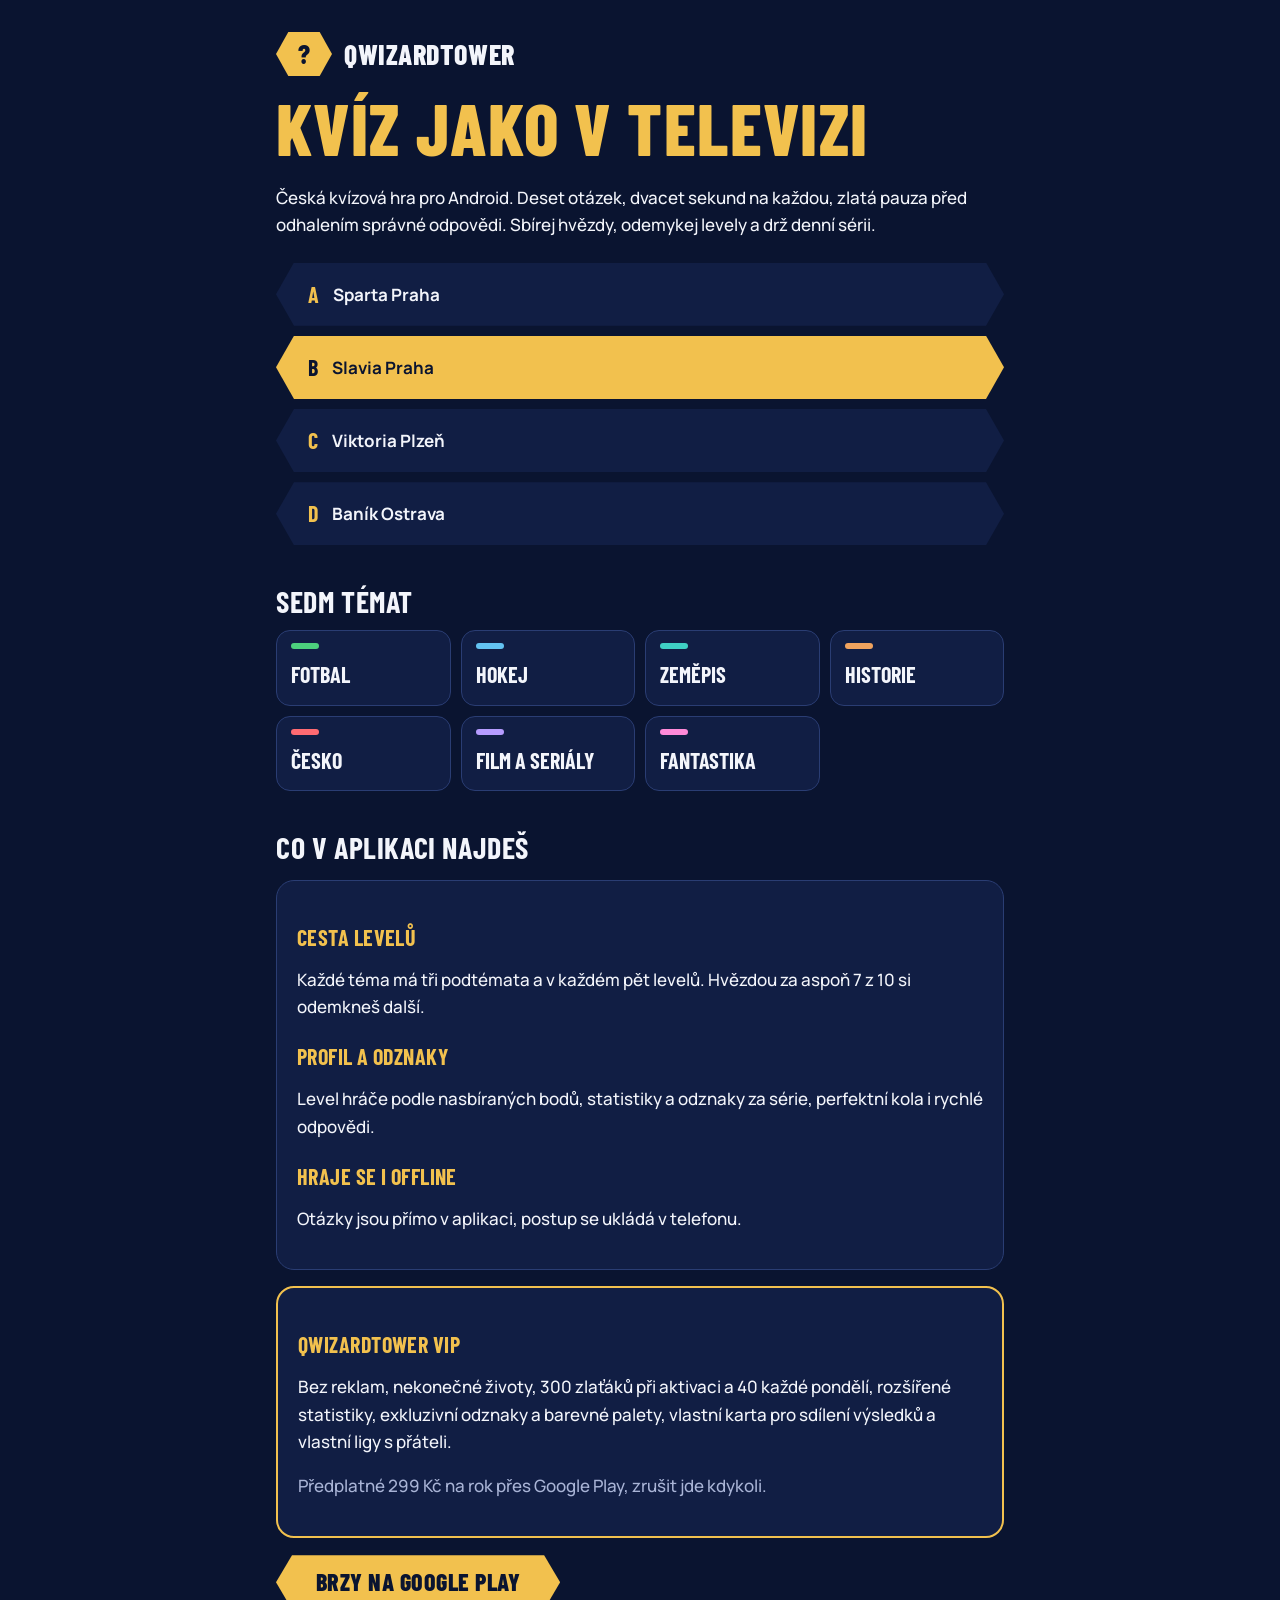
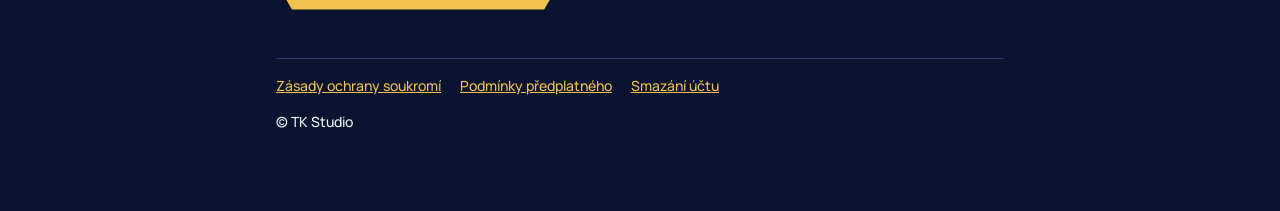
<file: index.html>
<!doctype html>
<html lang="cs">
<head>
  <meta charset="utf-8">
  <meta name="viewport" content="width=device-width, initial-scale=1">
  <title>QwizardTower</title>
  <meta name="description" content="Česká kvízová hra pro Android: fotbal, hokej, zeměpis, historie, Česko, film a fantastika. Krátká kola po deseti otázkách.">
  <link rel="preconnect" href="https://fonts.googleapis.com">
  <link rel="preconnect" href="https://fonts.gstatic.com" crossorigin>
  <link href="https://fonts.googleapis.com/css2?family=Barlow+Condensed:wght@600;700;800&family=Manrope:wght@500;600;700&display=swap" rel="stylesheet">
  <link rel="stylesheet" href="style.css">
</head>
<body>
  <div class="wrap">
    <header class="top">
      <span class="hex logo">?</span>
      <a class="brand" href="index.html">QwizardTower</a>
    </header>

    <h1>Kvíz jako v televizi</h1>
    <p>Česká kvízová hra pro Android. Deset otázek, dvacet sekund na každou, zlatá pauza před odhalením správné odpovědi. Sbírej hvězdy, odemykej levely a drž denní sérii.</p>

    <div class="answers" aria-hidden="true">
      <div class="answer"><b>A</b> Sparta Praha</div>
      <div class="answer correct"><b>B</b> Slavia Praha</div>
      <div class="answer"><b>C</b> Viktoria Plzeň</div>
      <div class="answer"><b>D</b> Baník Ostrava</div>
    </div>

    <h2>Sedm témat</h2>
    <div class="topics">
      <div class="topic"><i style="background:var(--fotbal)"></i>Fotbal</div>
      <div class="topic"><i style="background:var(--hokej)"></i>Hokej</div>
      <div class="topic"><i style="background:var(--zemepis)"></i>Zeměpis</div>
      <div class="topic"><i style="background:var(--historie)"></i>Historie</div>
      <div class="topic"><i style="background:var(--cesko)"></i>Česko</div>
      <div class="topic"><i style="background:var(--film)"></i>Film a seriály</div>
      <div class="topic"><i style="background:var(--fantastika)"></i>Fantastika</div>
    </div>

    <h2>Co v aplikaci najdeš</h2>
    <div class="card">
      <h3>Cesta levelů</h3>
      <p>Každé téma má tři podtémata a v každém pět levelů. Hvězdou za aspoň 7 z 10 si odemkneš další.</p>
      <h3>Profil a odznaky</h3>
      <p>Level hráče podle nasbíraných bodů, statistiky a odznaky za série, perfektní kola i rychlé odpovědi.</p>
      <h3>Hraje se i offline</h3>
      <p>Otázky jsou přímo v aplikaci, postup se ukládá v telefonu.</p>
    </div>

    <div class="card gold">
      <h3>QwizardTower VIP</h3>
      <p>Bez reklam, nekonečné životy, 300 zlaťáků při aktivaci a 40 každé pondělí, rozšířené statistiky, exkluzivní odznaky a barevné palety, vlastní karta pro sdílení výsledků a vlastní ligy s přáteli.</p>
      <p class="muted">Předplatné 299 Kč na rok přes Google Play, zrušit jde kdykoli.</p>
    </div>

    <p><a class="btn" href="#">Brzy na Google Play</a></p>

    <footer>
      <a href="soukromi.html">Zásady ochrany soukromí</a>
      <a href="podminky.html">Podmínky předplatného</a>
      <a href="smazani-uctu.html">Smazání účtu</a>
      <p>© TK Studio</p>
    </footer>
  </div>
</body>
</html>
</file>
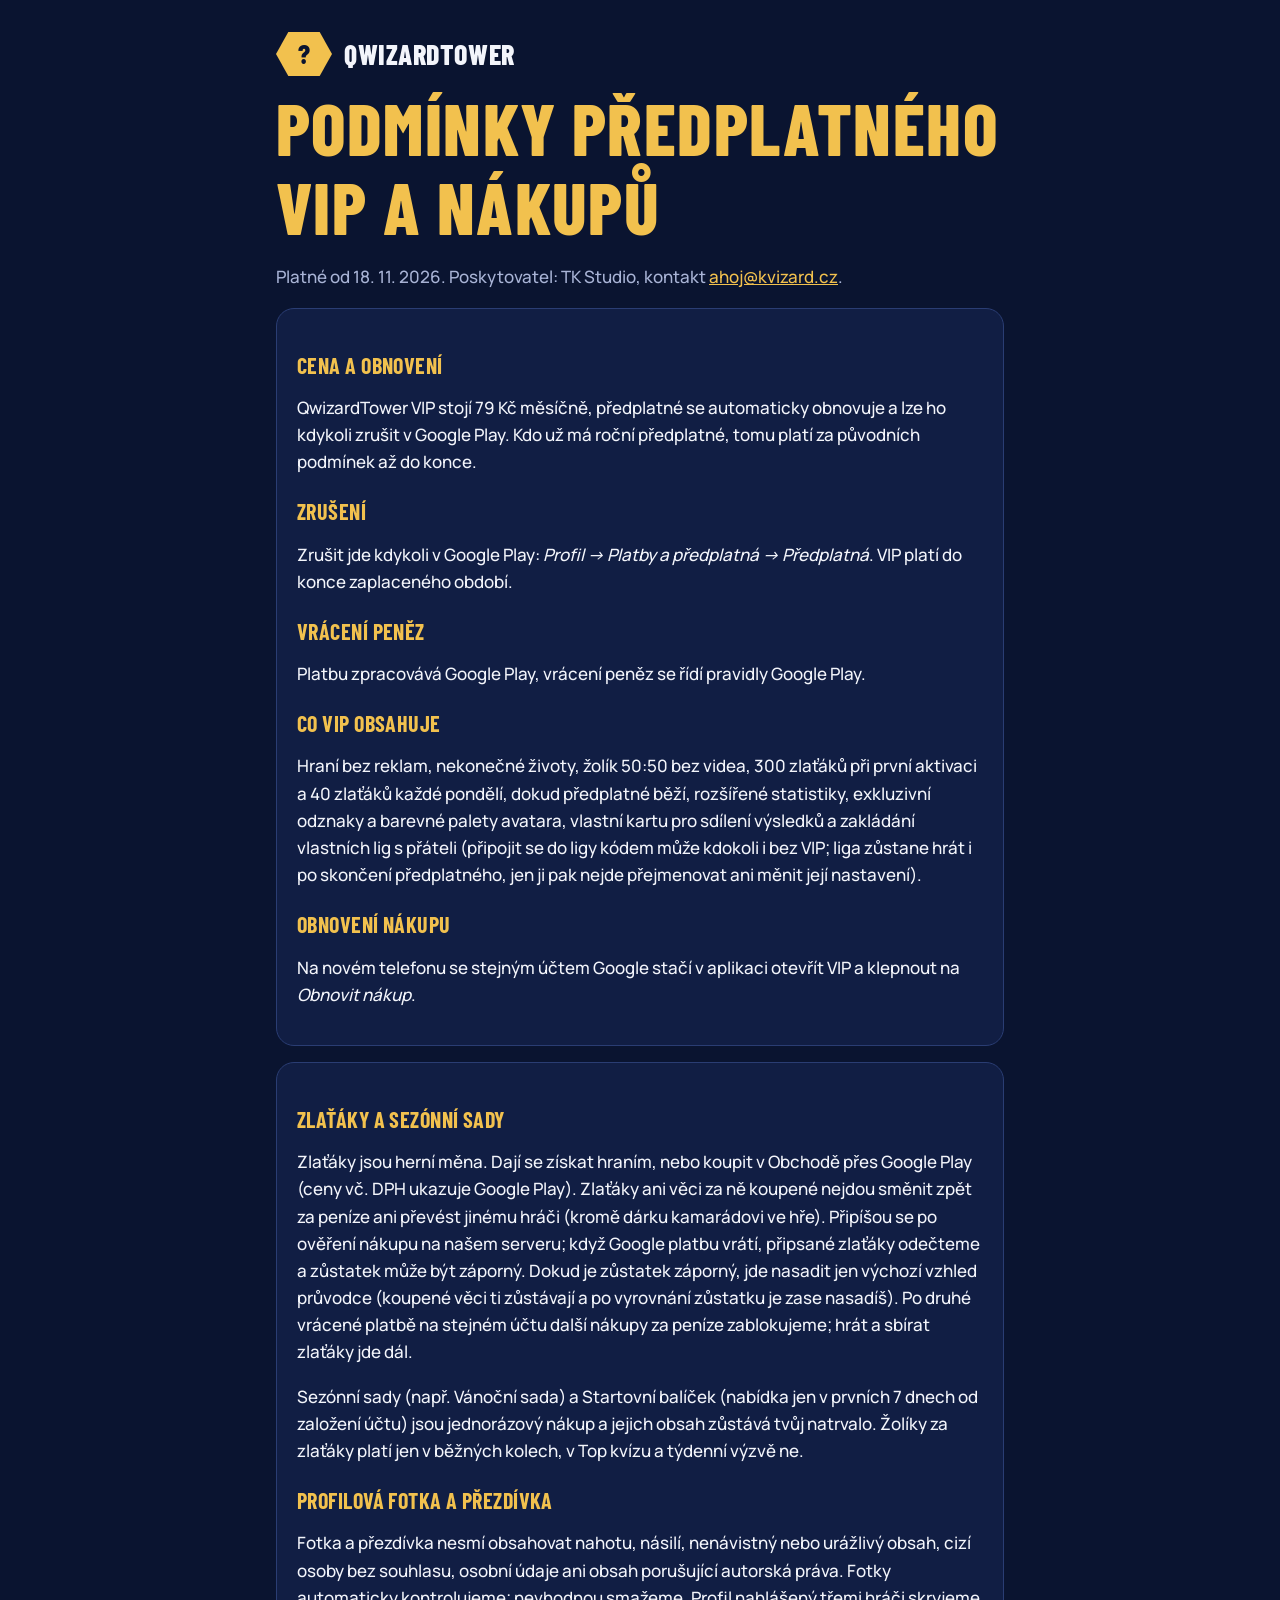
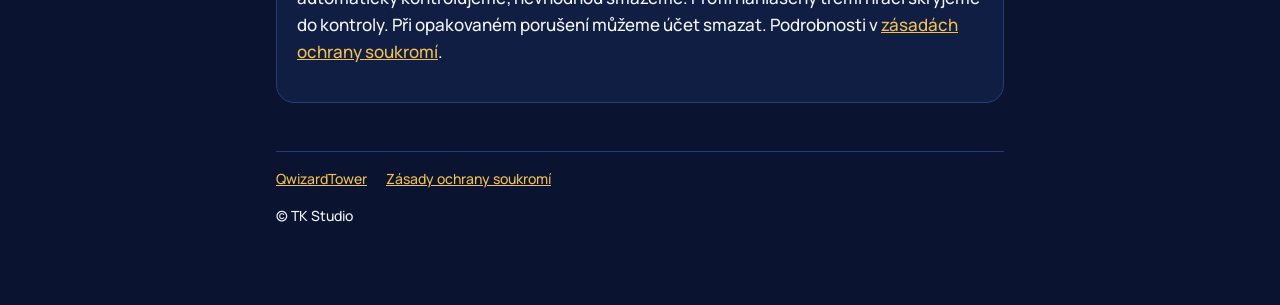
<file: podminky.html>
<!doctype html>
<html lang="cs">
<head>
  <meta charset="utf-8">
  <meta name="viewport" content="width=device-width, initial-scale=1">
  <title>Podmínky předplatného a nákupů</title>
  <meta name="description" content="Podmínky předplatného QwizardTower VIP.">
  <link rel="preconnect" href="https://fonts.googleapis.com">
  <link rel="preconnect" href="https://fonts.gstatic.com" crossorigin>
  <link href="https://fonts.googleapis.com/css2?family=Barlow+Condensed:wght@600;700;800&family=Manrope:wght@500;600;700&display=swap" rel="stylesheet">
  <link rel="stylesheet" href="style.css">
</head>
<body>
  <div class="wrap">
    <header class="top">
      <span class="hex logo">?</span>
      <a class="brand" href="index.html">QwizardTower</a>
    </header>

    <h1>Podmínky předplatného VIP a nákupů</h1>
    <p class="muted">Platné od 18. 11. 2026. Poskytovatel: TK Studio, kontakt <a href="mailto:ahoj@kvizard.cz">ahoj@kvizard.cz</a>.</p>

    <div class="card">
      <h3>Cena a obnovení</h3>
      <p>QwizardTower VIP stojí 79 Kč měsíčně, předplatné se automaticky obnovuje a lze ho kdykoli zrušit v Google Play. Kdo už má roční předplatné, tomu platí za původních podmínek až do konce.</p>
      <h3>Zrušení</h3>
      <p>Zrušit jde kdykoli v Google Play: <em>Profil → Platby a předplatná → Předplatná</em>. VIP platí do konce zaplaceného období.</p>
      <h3>Vrácení peněz</h3>
      <p>Platbu zpracovává Google Play, vrácení peněz se řídí pravidly Google Play.</p>
      <h3>Co VIP obsahuje</h3>
      <p>Hraní bez reklam, nekonečné životy, žolík 50:50 bez videa, 300 zlaťáků při první aktivaci a 40 zlaťáků každé pondělí, dokud předplatné běží, rozšířené statistiky, exkluzivní odznaky a barevné palety avatara, vlastní kartu pro sdílení výsledků a zakládání vlastních lig s přáteli (připojit se do ligy kódem může kdokoli i bez VIP; liga zůstane hrát i po skončení předplatného, jen ji pak nejde přejmenovat ani měnit její nastavení).</p>
      <h3>Obnovení nákupu</h3>
      <p>Na novém telefonu se stejným účtem Google stačí v aplikaci otevřít VIP a klepnout na <em>Obnovit nákup</em>.</p>
    </div>

    <div class="card">
      <h3>Zlaťáky a sezónní sady</h3>
      <p>Zlaťáky jsou herní měna. Dají se získat hraním, nebo koupit v Obchodě přes Google Play (ceny vč. DPH ukazuje Google Play). Zlaťáky ani věci za ně koupené nejdou směnit zpět za peníze ani převést jinému hráči (kromě dárku kamarádovi ve hře). Připíšou se po ověření nákupu na našem serveru; když Google platbu vrátí, připsané zlaťáky odečteme a zůstatek může být záporný. Dokud je zůstatek záporný, jde nasadit jen výchozí vzhled průvodce (koupené věci ti zůstávají a po vyrovnání zůstatku je zase nasadíš). Po druhé vrácené platbě na stejném účtu další nákupy za peníze zablokujeme; hrát a sbírat zlaťáky jde dál.</p>
      <p>Sezónní sady (např. Vánoční sada) a Startovní balíček (nabídka jen v prvních 7 dnech od založení účtu) jsou jednorázový nákup a jejich obsah zůstává tvůj natrvalo. Žolíky za zlaťáky platí jen v běžných kolech, v Top kvízu a týdenní výzvě ne.</p>
      <h3>Profilová fotka a přezdívka</h3>
      <p>Fotka a přezdívka nesmí obsahovat nahotu, násilí, nenávistný nebo urážlivý obsah, cizí osoby bez souhlasu, osobní údaje ani obsah porušující autorská práva. Fotky automaticky kontrolujeme; nevhodnou smažeme. Profil nahlášený třemi hráči skryjeme do kontroly. Při opakovaném porušení můžeme účet smazat. Podrobnosti v <a href="soukromi.html">zásadách ochrany soukromí</a>.</p>
    </div>

    <footer>
      <a href="index.html">QwizardTower</a>
      <a href="soukromi.html">Zásady ochrany soukromí</a>
      <p>© TK Studio</p>
    </footer>
  </div>
</body>
</html>
</file>
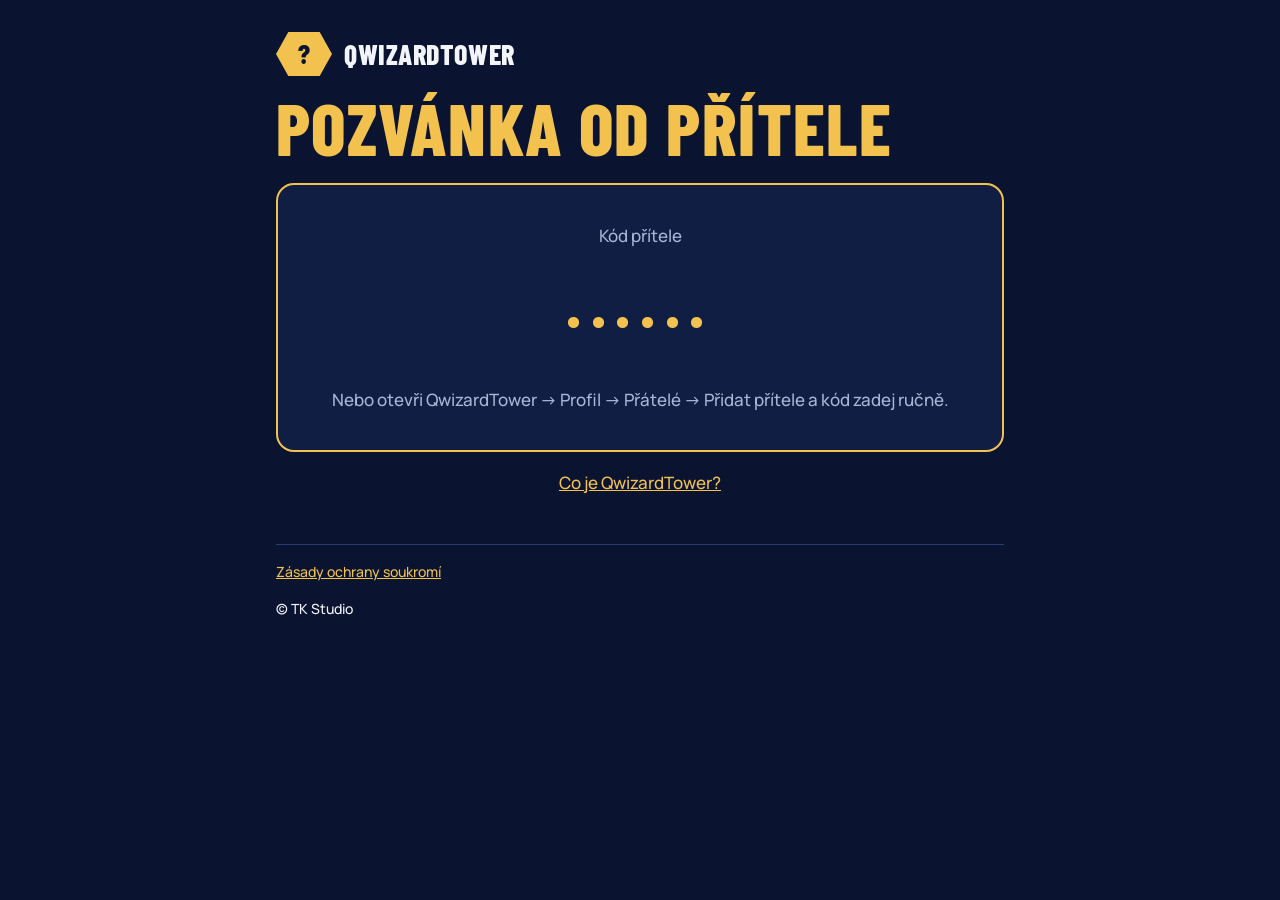
<file: pritel.html>
<!doctype html>
<html lang="cs">
<head>
  <meta charset="utf-8">
  <meta name="viewport" content="width=device-width, initial-scale=1">
  <title>Pozvánka do QwizardTower</title>
  <meta name="description" content="Přidej si přítele v QwizardTower a soutěžte o body za týden.">
  <meta name="robots" content="noindex">
  <link rel="preconnect" href="https://fonts.googleapis.com">
  <link rel="preconnect" href="https://fonts.gstatic.com" crossorigin>
  <link href="https://fonts.googleapis.com/css2?family=Barlow+Condensed:wght@600;700;800&family=Manrope:wght@500;600;700&display=swap" rel="stylesheet">
  <link rel="stylesheet" href="style.css">
  <style>
    .code { font-family: "Barlow Condensed", sans-serif; font-weight: 800; font-size: 64px; letter-spacing: 0.15em; color: var(--gold); text-align: center; margin: 8px 0; }
    .center { text-align: center; }
  </style>
</head>
<body>
  <div class="wrap">
    <header class="top">
      <span class="hex logo">?</span>
      <a class="brand" href="index.html">QwizardTower</a>
    </header>

    <h1>Pozvánka od přítele</h1>
    <div class="card gold center">
      <p class="muted">Kód přítele</p>
      <div class="code" id="code">······</div>
      <p><a class="btn" id="open" href="#">Otevřít v aplikaci</a></p>
      <p class="muted">Nebo otevři QwizardTower → Profil → Přátelé → Přidat přítele a kód zadej ručně.</p>
    </div>
    <p class="center"><a href="index.html">Co je QwizardTower?</a></p>

    <footer>
      <a href="soukromi.html">Zásady ochrany soukromí</a>
      <p>© TK Studio</p>
    </footer>
  </div>
  <script>
    // Kód je za # (…/pritel.html#ABC234), na server se tedy vůbec neposílá.
    (function () {
      var raw = (location.hash || '').replace('#', '').toUpperCase();
      var code = /^[ABCDEFGHJKMNPQRSTUVWXYZ2-9]{6}$/.test(raw) ? raw : null;
      var open = document.getElementById('open');
      if (code) {
        document.getElementById('code').textContent = code;
        open.href = 'apkakviz://pritel/' + code;
      } else {
        open.style.display = 'none';
      }
    })();
  </script>
</body>
</html>
</file>
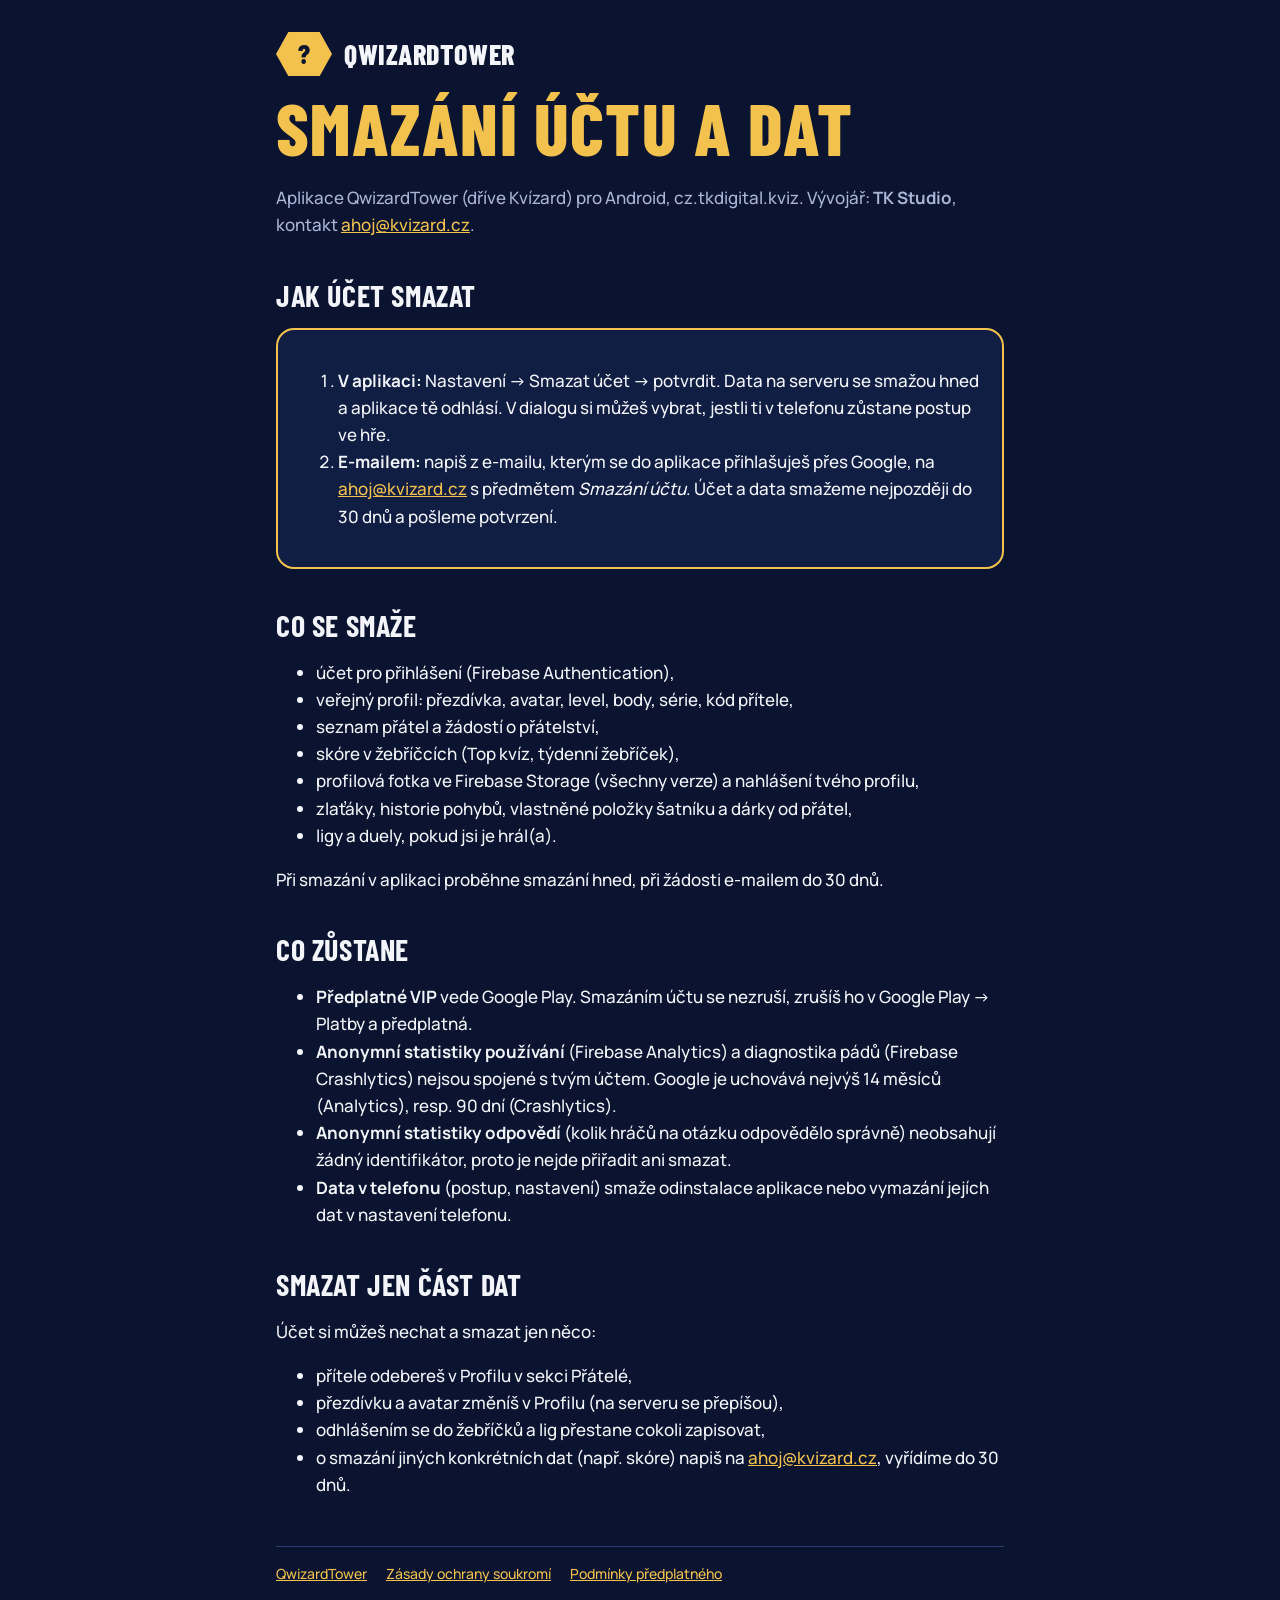
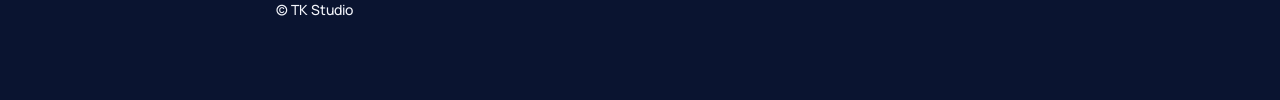
<file: smazani-uctu.html>
<!doctype html>
<html lang="cs">
<head>
  <meta charset="utf-8">
  <meta name="viewport" content="width=device-width, initial-scale=1">
  <title>Smazání účtu</title>
  <meta name="description" content="Jak smazat účet a data v aplikaci QwizardTower (dříve Kvízard) od TK Studio.">
  <link rel="preconnect" href="https://fonts.googleapis.com">
  <link rel="preconnect" href="https://fonts.gstatic.com" crossorigin>
  <link href="https://fonts.googleapis.com/css2?family=Barlow+Condensed:wght@600;700;800&family=Manrope:wght@500;600;700&display=swap" rel="stylesheet">
  <link rel="stylesheet" href="style.css">
</head>
<body>
  <div class="wrap">
    <header class="top">
      <span class="hex logo">?</span>
      <a class="brand" href="index.html">QwizardTower</a>
    </header>

    <h1>Smazání účtu a dat</h1>
    <p class="muted">Aplikace QwizardTower (dříve Kvízard) pro Android, cz.tkdigital.kviz. Vývojář: <strong>TK Studio</strong>, kontakt <a href="mailto:ahoj@kvizard.cz">ahoj@kvizard.cz</a>.</p>

    <h2>Jak účet smazat</h2>
    <div class="card gold">
      <ol>
        <li><strong>V aplikaci:</strong> Nastavení → Smazat účet → potvrdit. Data na serveru se smažou hned a aplikace tě odhlásí. V dialogu si můžeš vybrat, jestli ti v telefonu zůstane postup ve hře.</li>
        <li><strong>E-mailem:</strong> napiš z e-mailu, kterým se do aplikace přihlašuješ přes Google, na <a href="mailto:ahoj@kvizard.cz?subject=Smaz%C3%A1n%C3%AD%20%C3%BA%C4%8Dtu">ahoj@kvizard.cz</a> s předmětem <em>Smazání účtu</em>. Účet a data smažeme nejpozději do 30 dnů a pošleme potvrzení.</li>
      </ol>
    </div>

    <h2>Co se smaže</h2>
    <ul>
      <li>účet pro přihlášení (Firebase Authentication),</li>
      <li>veřejný profil: přezdívka, avatar, level, body, série, kód přítele,</li>
      <li>seznam přátel a žádostí o přátelství,</li>
      <li>skóre v žebříčcích (Top kvíz, týdenní žebříček),</li>
      <li>profilová fotka ve Firebase Storage (všechny verze) a nahlášení tvého profilu,</li>
      <li>zlaťáky, historie pohybů, vlastněné položky šatníku a dárky od přátel,</li>
      <li>ligy a duely, pokud jsi je hrál(a).</li>
    </ul>
    <p>Při smazání v aplikaci proběhne smazání hned, při žádosti e-mailem do 30 dnů.</p>

    <h2>Co zůstane</h2>
    <ul>
      <li><strong>Předplatné VIP</strong> vede Google Play. Smazáním účtu se nezruší, zrušíš ho v Google Play → Platby a předplatná.</li>
      <li><strong>Anonymní statistiky používání</strong> (Firebase Analytics) a diagnostika pádů (Firebase Crashlytics) nejsou spojené s tvým účtem. Google je uchovává nejvýš 14 měsíců (Analytics), resp. 90 dní (Crashlytics).</li>
      <li><strong>Anonymní statistiky odpovědí</strong> (kolik hráčů na otázku odpovědělo správně) neobsahují žádný identifikátor, proto je nejde přiřadit ani smazat.</li>
      <li><strong>Data v telefonu</strong> (postup, nastavení) smaže odinstalace aplikace nebo vymazání jejích dat v nastavení telefonu.</li>
    </ul>

    <h2>Smazat jen část dat</h2>
    <p>Účet si můžeš nechat a smazat jen něco:</p>
    <ul>
      <li>přítele odebereš v Profilu v sekci Přátelé,</li>
      <li>přezdívku a avatar změníš v Profilu (na serveru se přepíšou),</li>
      <li>odhlášením se do žebříčků a lig přestane cokoli zapisovat,</li>
      <li>o smazání jiných konkrétních dat (např. skóre) napiš na <a href="mailto:ahoj@kvizard.cz">ahoj@kvizard.cz</a>, vyřídíme do 30 dnů.</li>
    </ul>

    <footer>
      <a href="index.html">QwizardTower</a>
      <a href="soukromi.html">Zásady ochrany soukromí</a>
      <a href="podminky.html">Podmínky předplatného</a>
      <p>© TK Studio</p>
    </footer>
  </div>
</body>
</html>
</file>
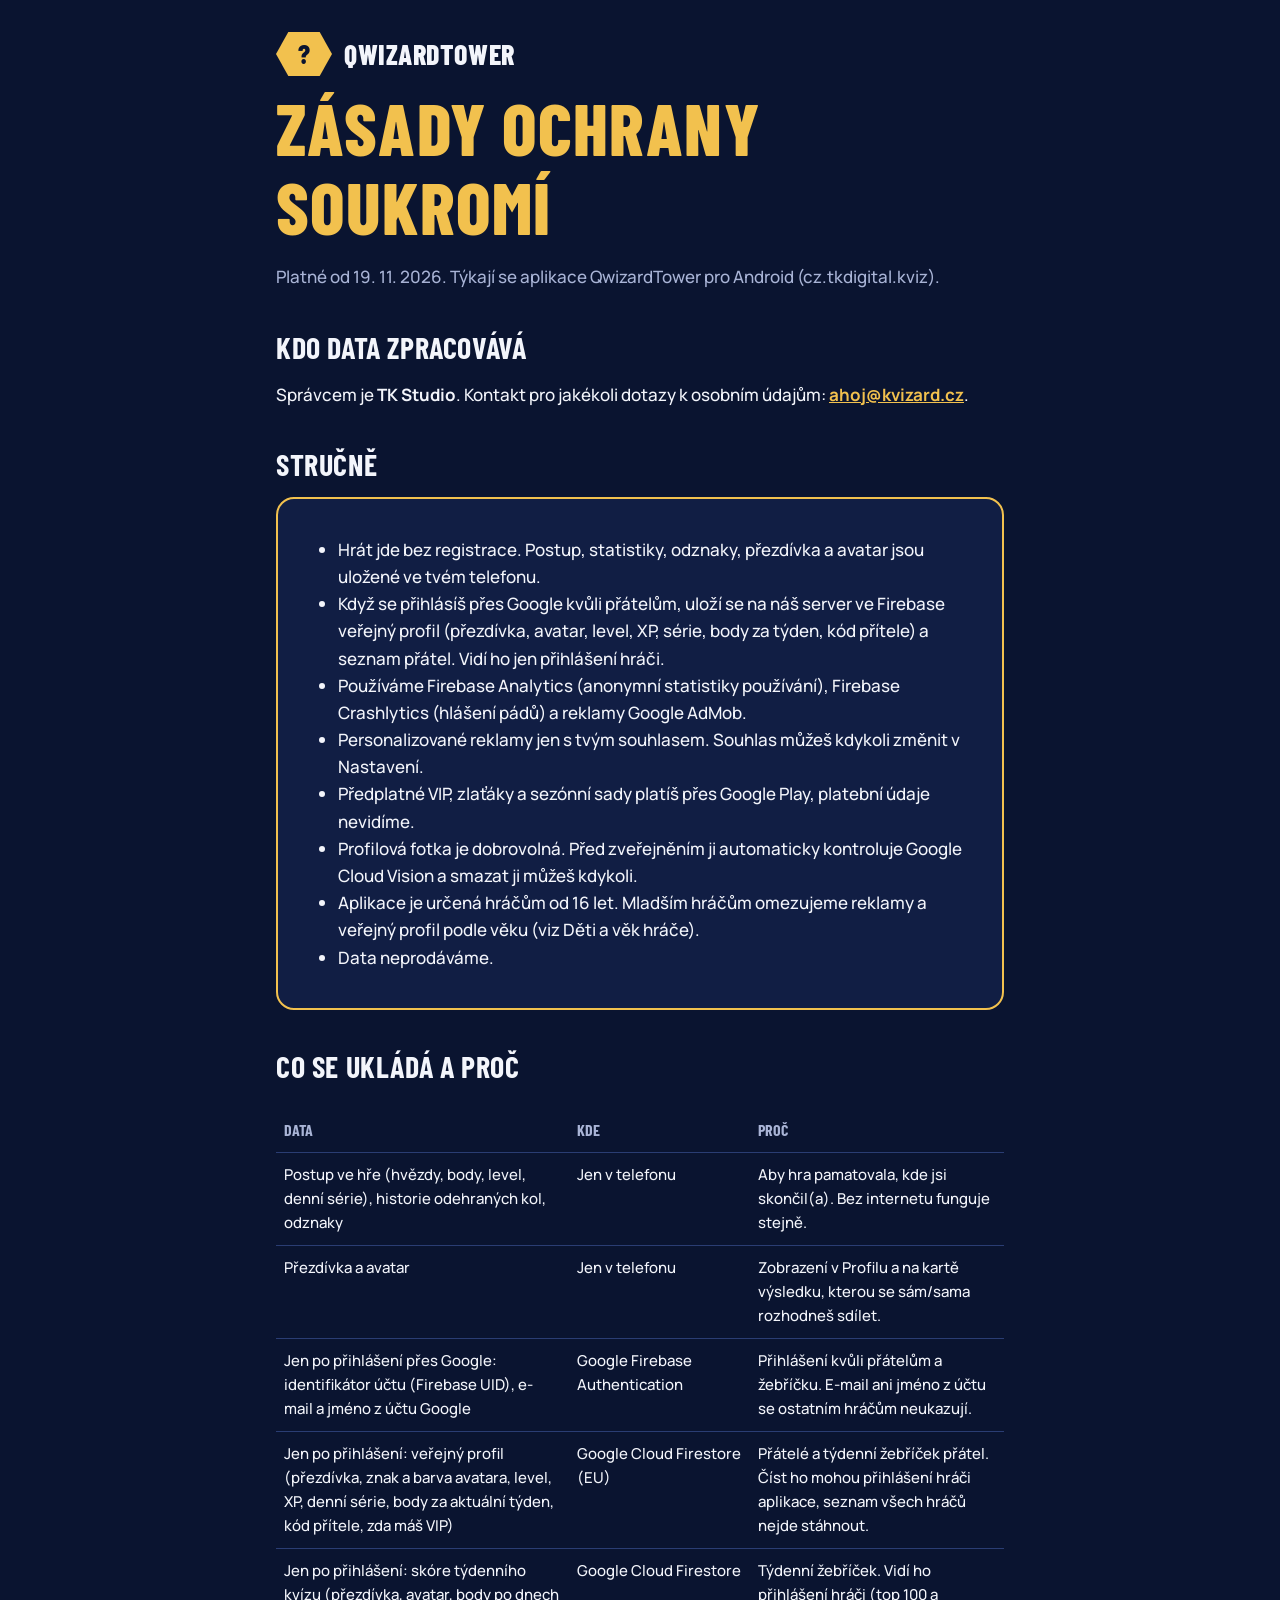
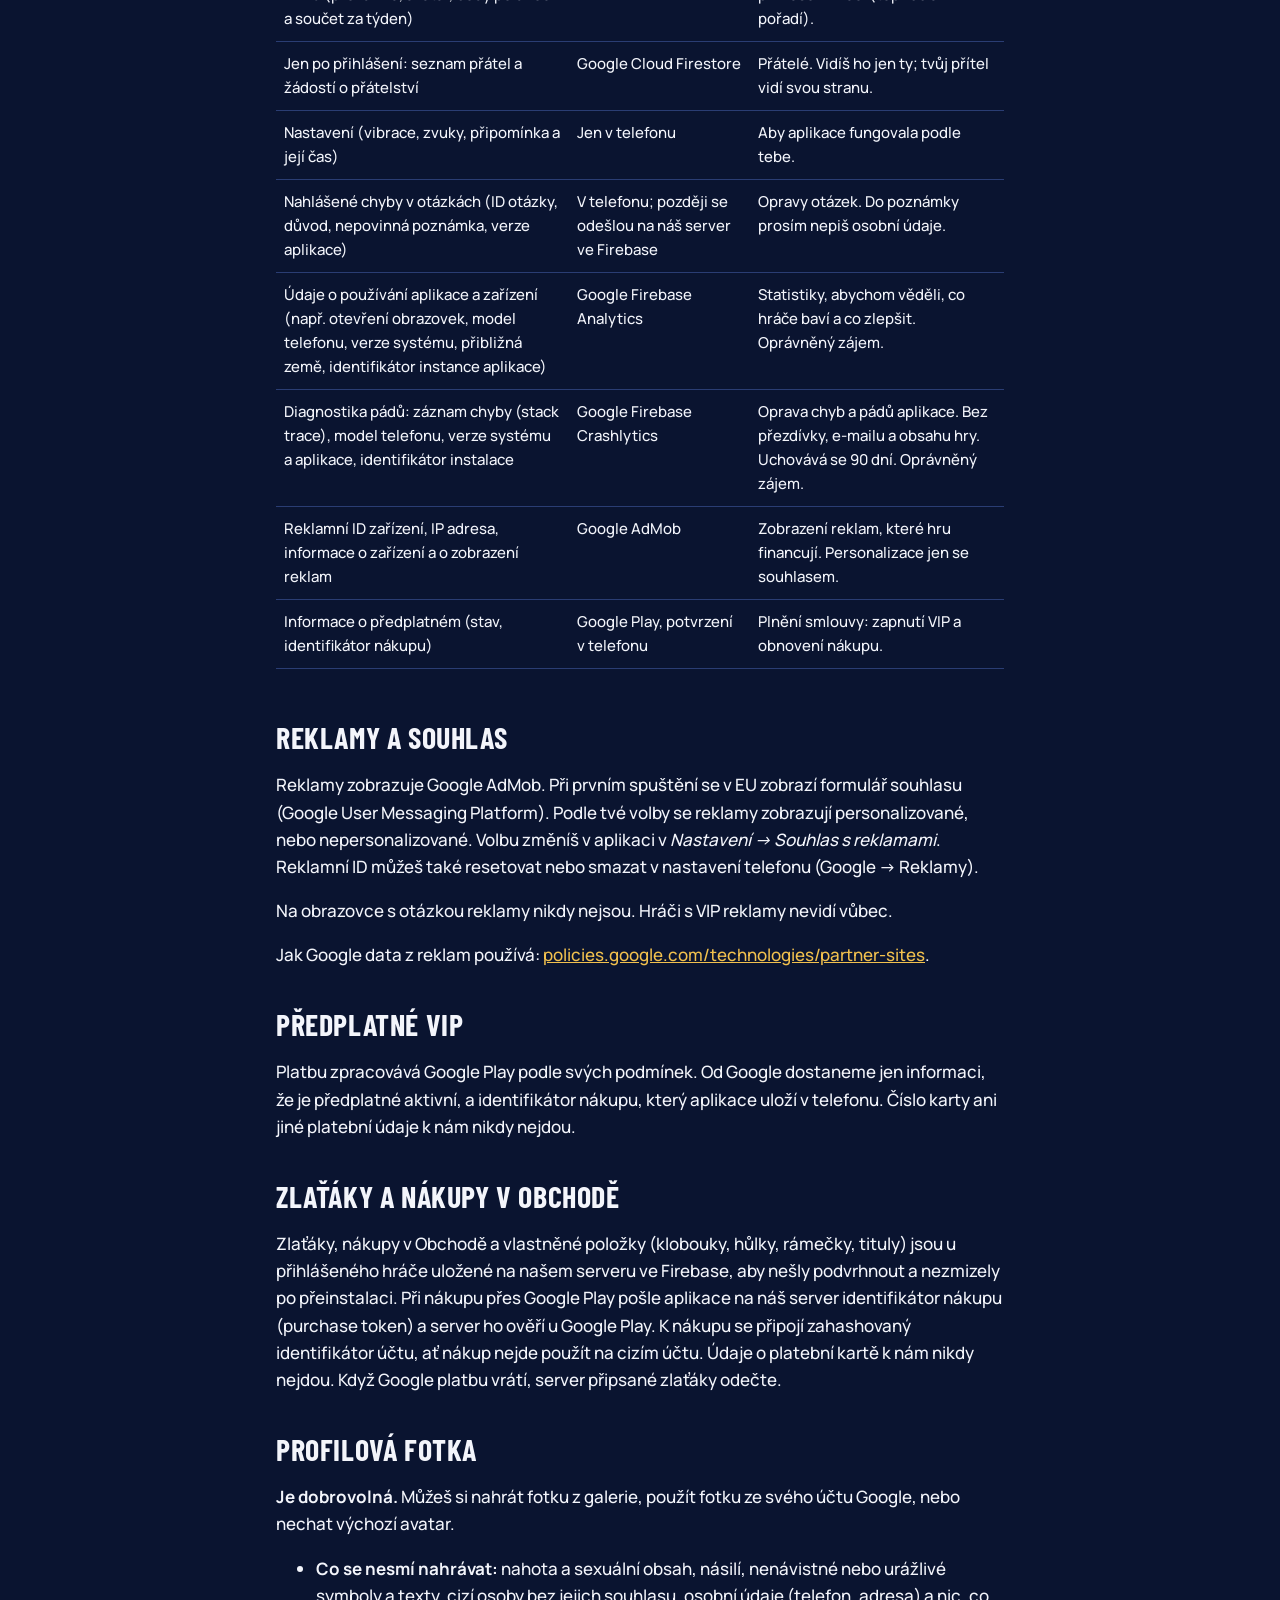
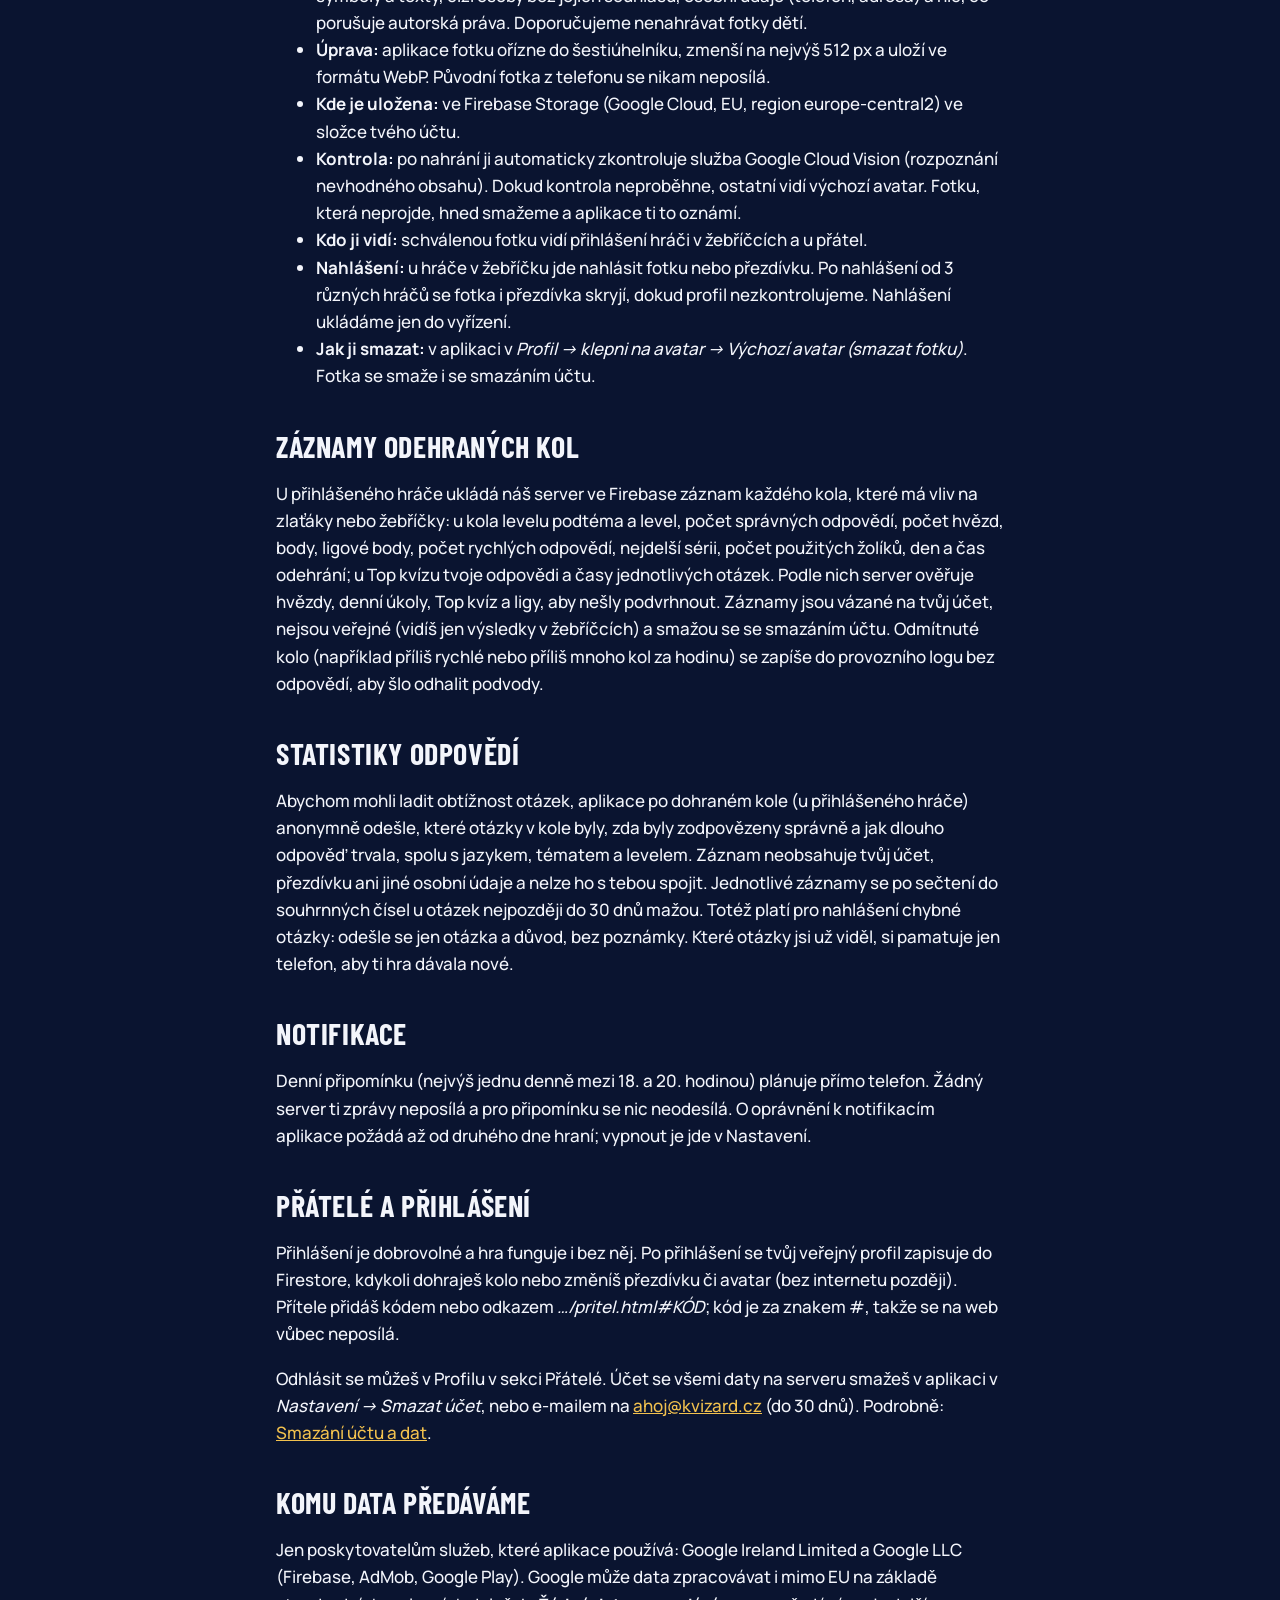
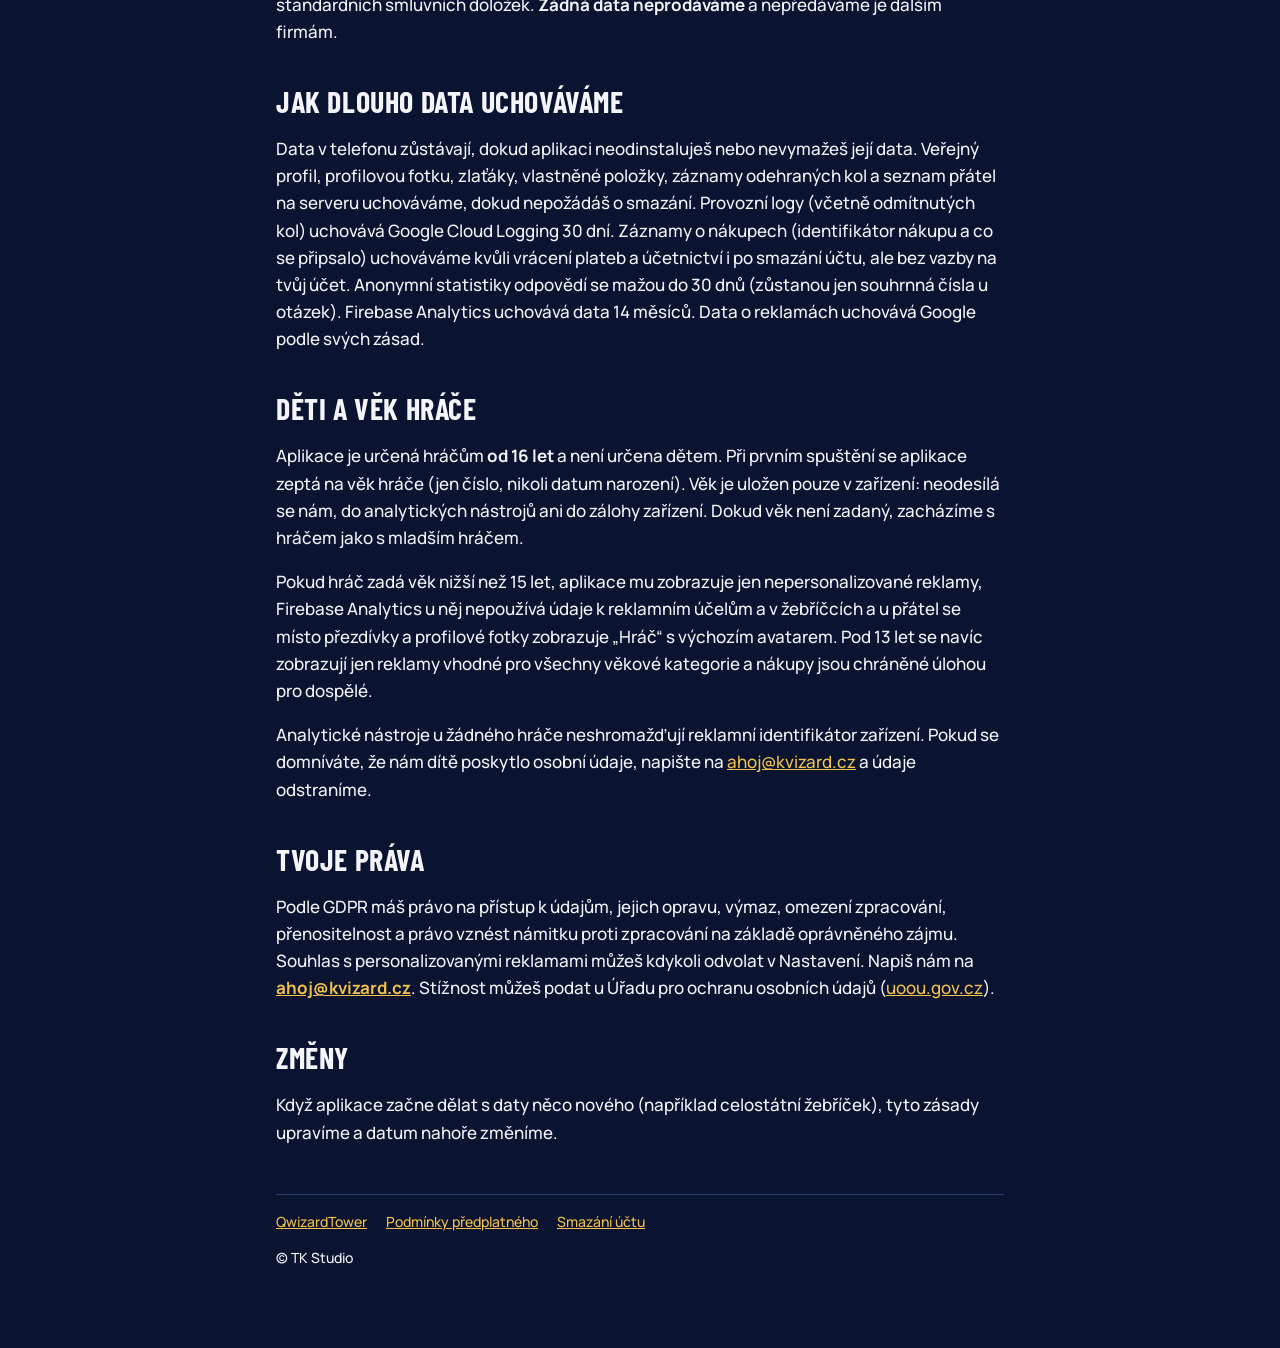
<file: soukromi.html>
<!doctype html>
<html lang="cs">
<head>
  <meta charset="utf-8">
  <meta name="viewport" content="width=device-width, initial-scale=1">
  <title>Ochrana soukromí</title>
  <meta name="description" content="Zásady ochrany soukromí aplikace QwizardTower (TK Studio).">
  <link rel="preconnect" href="https://fonts.googleapis.com">
  <link rel="preconnect" href="https://fonts.gstatic.com" crossorigin>
  <link href="https://fonts.googleapis.com/css2?family=Barlow+Condensed:wght@600;700;800&family=Manrope:wght@500;600;700&display=swap" rel="stylesheet">
  <link rel="stylesheet" href="style.css">
</head>
<body>
  <div class="wrap">
    <header class="top">
      <span class="hex logo">?</span>
      <a class="brand" href="index.html">QwizardTower</a>
    </header>

    <h1>Zásady ochrany soukromí</h1>
    <p class="muted">Platné od 19. 11. 2026. Týkají se aplikace QwizardTower pro Android (cz.tkdigital.kviz).</p>

    <h2>Kdo data zpracovává</h2>
    <p>Správcem je <strong>TK Studio</strong>. Kontakt pro jakékoli dotazy k osobním údajům: <a href="mailto:ahoj@kvizard.cz"><strong>ahoj@kvizard.cz</strong></a>.</p>

    <h2>Stručně</h2>
    <div class="card gold">
      <ul>
        <li>Hrát jde bez registrace. Postup, statistiky, odznaky, přezdívka a avatar jsou uložené ve tvém telefonu.</li>
        <li>Když se přihlásíš přes Google kvůli přátelům, uloží se na náš server ve Firebase veřejný profil (přezdívka, avatar, level, XP, série, body za týden, kód přítele) a seznam přátel. Vidí ho jen přihlášení hráči.</li>
        <li>Používáme Firebase Analytics (anonymní statistiky používání), Firebase Crashlytics (hlášení pádů) a reklamy Google AdMob.</li>
        <li>Personalizované reklamy jen s tvým souhlasem. Souhlas můžeš kdykoli změnit v Nastavení.</li>
        <li>Předplatné VIP, zlaťáky a sezónní sady platíš přes Google Play, platební údaje nevidíme.</li>
        <li>Profilová fotka je dobrovolná. Před zveřejněním ji automaticky kontroluje Google Cloud Vision a smazat ji můžeš kdykoli.</li>
        <li>Aplikace je určená hráčům od 16 let. Mladším hráčům omezujeme reklamy a veřejný profil podle věku (viz Děti a věk hráče).</li>
        <li>Data neprodáváme.</li>
      </ul>
    </div>

    <h2>Co se ukládá a proč</h2>
    <div class="table-scroll">
      <table>
        <tr><th>Data</th><th>Kde</th><th>Proč</th></tr>
        <tr>
          <td>Postup ve hře (hvězdy, body, level, denní série), historie odehraných kol, odznaky</td>
          <td>Jen v telefonu</td>
          <td>Aby hra pamatovala, kde jsi skončil(a). Bez internetu funguje stejně.</td>
        </tr>
        <tr>
          <td>Přezdívka a avatar</td>
          <td>Jen v telefonu</td>
          <td>Zobrazení v Profilu a na kartě výsledku, kterou se sám/sama rozhodneš sdílet.</td>
        </tr>
        <tr>
          <td>Jen po přihlášení přes Google: identifikátor účtu (Firebase UID), e-mail a jméno z účtu Google</td>
          <td>Google Firebase Authentication</td>
          <td>Přihlášení kvůli přátelům a žebříčku. E-mail ani jméno z účtu se ostatním hráčům neukazují.</td>
        </tr>
        <tr>
          <td>Jen po přihlášení: veřejný profil (přezdívka, znak a barva avatara, level, XP, denní série, body za aktuální týden, kód přítele, zda máš VIP)</td>
          <td>Google Cloud Firestore (EU)</td>
          <td>Přátelé a týdenní žebříček přátel. Číst ho mohou přihlášení hráči aplikace, seznam všech hráčů nejde stáhnout.</td>
        </tr>
        <tr>
          <td>Jen po přihlášení: skóre týdenního kvízu (přezdívka, avatar, body po dnech a součet za týden)</td>
          <td>Google Cloud Firestore</td>
          <td>Týdenní žebříček. Vidí ho přihlášení hráči (top 100 a pořadí).</td>
        </tr>
        <tr>
          <td>Jen po přihlášení: seznam přátel a žádostí o přátelství</td>
          <td>Google Cloud Firestore</td>
          <td>Přátelé. Vidíš ho jen ty; tvůj přítel vidí svou stranu.</td>
        </tr>
        <tr>
          <td>Nastavení (vibrace, zvuky, připomínka a její čas)</td>
          <td>Jen v telefonu</td>
          <td>Aby aplikace fungovala podle tebe.</td>
        </tr>
        <tr>
          <td>Nahlášené chyby v otázkách (ID otázky, důvod, nepovinná poznámka, verze aplikace)</td>
          <td>V telefonu; později se odešlou na náš server ve Firebase</td>
          <td>Opravy otázek. Do poznámky prosím nepiš osobní údaje.</td>
        </tr>
        <tr>
          <td>Údaje o používání aplikace a zařízení (např. otevření obrazovek, model telefonu, verze systému, přibližná země, identifikátor instance aplikace)</td>
          <td>Google Firebase Analytics</td>
          <td>Statistiky, abychom věděli, co hráče baví a co zlepšit. Oprávněný zájem.</td>
        </tr>
        <tr>
          <td>Diagnostika pádů: záznam chyby (stack trace), model telefonu, verze systému a aplikace, identifikátor instalace</td>
          <td>Google Firebase Crashlytics</td>
          <td>Oprava chyb a pádů aplikace. Bez přezdívky, e-mailu a obsahu hry. Uchovává se 90 dní. Oprávněný zájem.</td>
        </tr>
        <tr>
          <td>Reklamní ID zařízení, IP adresa, informace o zařízení a o zobrazení reklam</td>
          <td>Google AdMob</td>
          <td>Zobrazení reklam, které hru financují. Personalizace jen se souhlasem.</td>
        </tr>
        <tr>
          <td>Informace o předplatném (stav, identifikátor nákupu)</td>
          <td>Google Play, potvrzení v telefonu</td>
          <td>Plnění smlouvy: zapnutí VIP a obnovení nákupu.</td>
        </tr>
      </table>
    </div>

    <h2>Reklamy a souhlas</h2>
    <p>Reklamy zobrazuje Google AdMob. Při prvním spuštění se v EU zobrazí formulář souhlasu (Google User Messaging Platform). Podle tvé volby se reklamy zobrazují personalizované, nebo nepersonalizované. Volbu změníš v aplikaci v <em>Nastavení → Souhlas s reklamami</em>. Reklamní ID můžeš také resetovat nebo smazat v nastavení telefonu (Google → Reklamy).</p>
    <p>Na obrazovce s otázkou reklamy nikdy nejsou. Hráči s VIP reklamy nevidí vůbec.</p>
    <p>Jak Google data z reklam používá: <a href="https://policies.google.com/technologies/partner-sites?hl=cs">policies.google.com/technologies/partner-sites</a>.</p>

    <h2>Předplatné VIP</h2>
    <p>Platbu zpracovává Google Play podle svých podmínek. Od Google dostaneme jen informaci, že je předplatné aktivní, a identifikátor nákupu, který aplikace uloží v telefonu. Číslo karty ani jiné platební údaje k nám nikdy nejdou.</p>

    <h2>Zlaťáky a nákupy v Obchodě</h2>
    <p>Zlaťáky, nákupy v Obchodě a vlastněné položky (klobouky, hůlky, rámečky, tituly) jsou u přihlášeného hráče uložené na našem serveru ve Firebase, aby nešly podvrhnout a nezmizely po přeinstalaci. Při nákupu přes Google Play pošle aplikace na náš server identifikátor nákupu (purchase token) a server ho ověří u Google Play. K nákupu se připojí zahashovaný identifikátor účtu, ať nákup nejde použít na cizím účtu. Údaje o platební kartě k nám nikdy nejdou. Když Google platbu vrátí, server připsané zlaťáky odečte.</p>

    <h2>Profilová fotka</h2>
    <p><strong>Je dobrovolná.</strong> Můžeš si nahrát fotku z galerie, použít fotku ze svého účtu Google, nebo nechat výchozí avatar.</p>
    <ul>
      <li><strong>Co se nesmí nahrávat:</strong> nahota a sexuální obsah, násilí, nenávistné nebo urážlivé symboly a texty, cizí osoby bez jejich souhlasu, osobní údaje (telefon, adresa) a nic, co porušuje autorská práva. Doporučujeme nenahrávat fotky dětí.</li>
      <li><strong>Úprava:</strong> aplikace fotku ořízne do šestiúhelníku, zmenší na nejvýš 512 px a uloží ve formátu WebP. Původní fotka z telefonu se nikam neposílá.</li>
      <li><strong>Kde je uložena:</strong> ve Firebase Storage (Google Cloud, EU, region europe-central2) ve složce tvého účtu.</li>
      <li><strong>Kontrola:</strong> po nahrání ji automaticky zkontroluje služba Google Cloud Vision (rozpoznání nevhodného obsahu). Dokud kontrola neproběhne, ostatní vidí výchozí avatar. Fotku, která neprojde, hned smažeme a aplikace ti to oznámí.</li>
      <li><strong>Kdo ji vidí:</strong> schválenou fotku vidí přihlášení hráči v žebříčcích a u přátel.</li>
      <li><strong>Nahlášení:</strong> u hráče v žebříčku jde nahlásit fotku nebo přezdívku. Po nahlášení od 3 různých hráčů se fotka i přezdívka skryjí, dokud profil nezkontrolujeme. Nahlášení ukládáme jen do vyřízení.</li>
      <li><strong>Jak ji smazat:</strong> v aplikaci v <em>Profil → klepni na avatar → Výchozí avatar (smazat fotku)</em>. Fotka se smaže i se smazáním účtu.</li>
    </ul>

    <h2>Záznamy odehraných kol</h2>
    <p>U přihlášeného hráče ukládá náš server ve Firebase záznam každého kola, které má vliv na zlaťáky nebo žebříčky: u kola levelu podtéma a level, počet správných odpovědí, počet hvězd, body, ligové body, počet rychlých odpovědí, nejdelší sérii, počet použitých žolíků, den a čas odehrání; u Top kvízu tvoje odpovědi a časy jednotlivých otázek. Podle nich server ověřuje hvězdy, denní úkoly, Top kvíz a ligy, aby nešly podvrhnout. Záznamy jsou vázané na tvůj účet, nejsou veřejné (vidíš jen výsledky v žebříčcích) a smažou se se smazáním účtu. Odmítnuté kolo (například příliš rychlé nebo příliš mnoho kol za hodinu) se zapíše do provozního logu bez odpovědí, aby šlo odhalit podvody.</p>

    <h2>Statistiky odpovědí</h2>
    <p>Abychom mohli ladit obtížnost otázek, aplikace po dohraném kole (u přihlášeného hráče) anonymně odešle, které otázky v kole byly, zda byly zodpovězeny správně a jak dlouho odpověď trvala, spolu s jazykem, tématem a levelem. Záznam neobsahuje tvůj účet, přezdívku ani jiné osobní údaje a nelze ho s tebou spojit. Jednotlivé záznamy se po sečtení do souhrnných čísel u otázek nejpozději do 30 dnů mažou. Totéž platí pro nahlášení chybné otázky: odešle se jen otázka a důvod, bez poznámky. Které otázky jsi už viděl, si pamatuje jen telefon, aby ti hra dávala nové.</p>

    <h2>Notifikace</h2>
    <p>Denní připomínku (nejvýš jednu denně mezi 18. a 20. hodinou) plánuje přímo telefon. Žádný server ti zprávy neposílá a pro připomínku se nic neodesílá. O oprávnění k notifikacím aplikace požádá až od druhého dne hraní; vypnout je jde v Nastavení.</p>

    <h2>Přátelé a přihlášení</h2>
    <p>Přihlášení je dobrovolné a hra funguje i bez něj. Po přihlášení se tvůj veřejný profil zapisuje do Firestore, kdykoli dohraješ kolo nebo změníš přezdívku či avatar (bez internetu později). Přítele přidáš kódem nebo odkazem <em>…/pritel.html#KÓD</em>; kód je za znakem #, takže se na web vůbec neposílá.</p>
    <p>Odhlásit se můžeš v Profilu v sekci Přátelé. Účet se všemi daty na serveru smažeš v aplikaci v <em>Nastavení → Smazat účet</em>, nebo e-mailem na <a href="mailto:ahoj@kvizard.cz">ahoj@kvizard.cz</a> (do 30 dnů). Podrobně: <a href="smazani-uctu.html">Smazání účtu a dat</a>.</p>

    <h2>Komu data předáváme</h2>
    <p>Jen poskytovatelům služeb, které aplikace používá: Google Ireland Limited a Google LLC (Firebase, AdMob, Google Play). Google může data zpracovávat i mimo EU na základě standardních smluvních doložek. <strong>Žádná data neprodáváme</strong> a nepředáváme je dalším firmám.</p>

    <h2>Jak dlouho data uchováváme</h2>
    <p>Data v telefonu zůstávají, dokud aplikaci neodinstaluješ nebo nevymažeš její data. Veřejný profil, profilovou fotku, zlaťáky, vlastněné položky, záznamy odehraných kol a seznam přátel na serveru uchováváme, dokud nepožádáš o smazání. Provozní logy (včetně odmítnutých kol) uchovává Google Cloud Logging 30 dní. Záznamy o nákupech (identifikátor nákupu a co se připsalo) uchováváme kvůli vrácení plateb a účetnictví i po smazání účtu, ale bez vazby na tvůj účet. Anonymní statistiky odpovědí se mažou do 30 dnů (zůstanou jen souhrnná čísla u otázek). Firebase Analytics uchovává data 14 měsíců. Data o reklamách uchovává Google podle svých zásad.</p>

    <h2>Děti a věk hráče</h2>
    <p>Aplikace je určená hráčům <strong>od 16 let</strong> a není určena dětem. Při prvním spuštění se aplikace zeptá na věk hráče (jen číslo, nikoli datum narození). Věk je uložen pouze v zařízení: neodesílá se nám, do analytických nástrojů ani do zálohy zařízení. Dokud věk není zadaný, zacházíme s hráčem jako s mladším hráčem.</p>
    <p>Pokud hráč zadá věk nižší než 15 let, aplikace mu zobrazuje jen nepersonalizované reklamy, Firebase Analytics u něj nepoužívá údaje k reklamním účelům a v žebříčcích a u přátel se místo přezdívky a profilové fotky zobrazuje „Hráč“ s výchozím avatarem. Pod 13 let se navíc zobrazují jen reklamy vhodné pro všechny věkové kategorie a nákupy jsou chráněné úlohou pro dospělé.</p>
    <p>Analytické nástroje u žádného hráče neshromažďují reklamní identifikátor zařízení. Pokud se domníváte, že nám dítě poskytlo osobní údaje, napište na <a href="mailto:ahoj@kvizard.cz">ahoj@kvizard.cz</a> a údaje odstraníme.</p>

    <h2>Tvoje práva</h2>
    <p>Podle GDPR máš právo na přístup k údajům, jejich opravu, výmaz, omezení zpracování, přenositelnost a právo vznést námitku proti zpracování na základě oprávněného zájmu. Souhlas s personalizovanými reklamami můžeš kdykoli odvolat v Nastavení. Napiš nám na <a href="mailto:ahoj@kvizard.cz"><strong>ahoj@kvizard.cz</strong></a>. Stížnost můžeš podat u Úřadu pro ochranu osobních údajů (<a href="https://uoou.gov.cz">uoou.gov.cz</a>).</p>

    <h2>Změny</h2>
    <p>Když aplikace začne dělat s daty něco nového (například celostátní žebříček), tyto zásady upravíme a datum nahoře změníme.</p>

    <footer>
      <a href="index.html">QwizardTower</a>
      <a href="podminky.html">Podmínky předplatného</a>
      <a href="smazani-uctu.html">Smazání účtu</a>
      <p>© TK Studio</p>
    </footer>
  </div>
</body>
</html>
</file>
<file: style.css>
/* Apka kvíz – web ve stylu aplikace (docs/PROJEKT-KVIZ.md, kap. 9). Jen plné barvy. */
:root {
  --navy: #0A1430;
  --card: #111E44;
  --line: #2A3D73;
  --gold: #F2C14E;
  --text: #F3F5FB;
  --muted: #A9B4D6;
  --fotbal: #4CD07D;
  --hokej: #63C3F2;
  --zemepis: #3FD0C4;
  --historie: #F0A35E;
  --cesko: #FF6B72;
  --film: #B69CFF;
  --fantastika: #FF8AD8;
}

* { box-sizing: border-box; }

html { background: var(--navy); }

body {
  margin: 0;
  background: var(--navy);
  color: var(--text);
  font-family: "Manrope", system-ui, sans-serif;
  font-weight: 500;
  font-size: 17px;
  line-height: 1.6;
}

.wrap { max-width: 760px; margin: 0 auto; padding: 32px 16px 64px; }

h1, h2, h3, .brand, .btn, .tag {
  font-family: "Barlow Condensed", system-ui, sans-serif;
  text-transform: uppercase;
  letter-spacing: 0.02em;
  line-height: 1.1;
}

h1 { font-size: clamp(44px, 9vw, 72px); font-weight: 800; margin: 12px 0 8px; color: var(--gold); }
h2 { font-size: 30px; font-weight: 700; margin: 40px 0 12px; }
h3 { font-size: 22px; font-weight: 700; margin: 24px 0 8px; color: var(--gold); }

a { color: var(--gold); }
p, li { color: var(--text); }
.muted { color: var(--muted); }

header.top { display: flex; align-items: center; gap: 12px; }
.brand { font-size: 28px; font-weight: 800; color: var(--text); text-decoration: none; }

.hex {
  display: inline-flex; align-items: center; justify-content: center;
  clip-path: polygon(22% 0, 78% 0, 100% 50%, 78% 100%, 22% 100%, 0 50%);
  background: var(--gold); color: var(--navy);
  font-family: "Barlow Condensed", sans-serif; font-weight: 800;
}
.hex.logo { width: 56px; height: 44px; font-size: 26px; }

.card {
  background: var(--card);
  border: 1px solid var(--line);
  border-radius: 18px;
  padding: 20px;
  margin: 16px 0;
}
.card.gold { border: 2px solid var(--gold); }

.answers { display: grid; gap: 10px; margin: 24px 0; }
.answer {
  display: flex; align-items: center; gap: 14px;
  background: var(--card);
  clip-path: polygon(18px 0, calc(100% - 18px) 0, 100% 50%, calc(100% - 18px) 100%, 18px 100%, 0 50%);
  padding: 14px 32px;
  font-weight: 700;
}
.answer b { color: var(--gold); font-family: "Barlow Condensed", sans-serif; font-size: 22px; }
.answer.correct { background: var(--gold); color: var(--navy); }
.answer.correct b { color: var(--navy); }

.topics { display: grid; grid-template-columns: repeat(auto-fill, minmax(150px, 1fr)); gap: 10px; }
.topic {
  background: var(--card); border: 1px solid var(--line); border-radius: 14px;
  padding: 12px 14px; font-family: "Barlow Condensed", sans-serif; font-weight: 700;
  font-size: 22px; text-transform: uppercase;
}
.topic i { display: block; width: 28px; height: 6px; border-radius: 3px; margin-bottom: 8px; }

.btn {
  display: inline-block; background: var(--gold); color: var(--navy); text-decoration: none;
  font-size: 24px; font-weight: 800; padding: 14px 40px;
  clip-path: polygon(16px 0, calc(100% - 16px) 0, 100% 50%, calc(100% - 16px) 100%, 16px 100%, 0 50%);
}

.tag { display: inline-block; background: var(--gold); color: var(--navy); font-size: 14px; font-weight: 700; padding: 2px 8px; border-radius: 4px; }

table { width: 100%; border-collapse: collapse; margin: 12px 0; font-size: 15px; }
th, td { text-align: left; padding: 10px 8px; border-bottom: 1px solid var(--line); vertical-align: top; }
th { font-family: "Barlow Condensed", sans-serif; text-transform: uppercase; color: var(--muted); font-size: 16px; }
.table-scroll { overflow-x: auto; }

footer { margin-top: 48px; padding-top: 16px; border-top: 1px solid var(--line); color: var(--muted); font-size: 14px; }
footer a { margin-right: 16px; }
</file>
